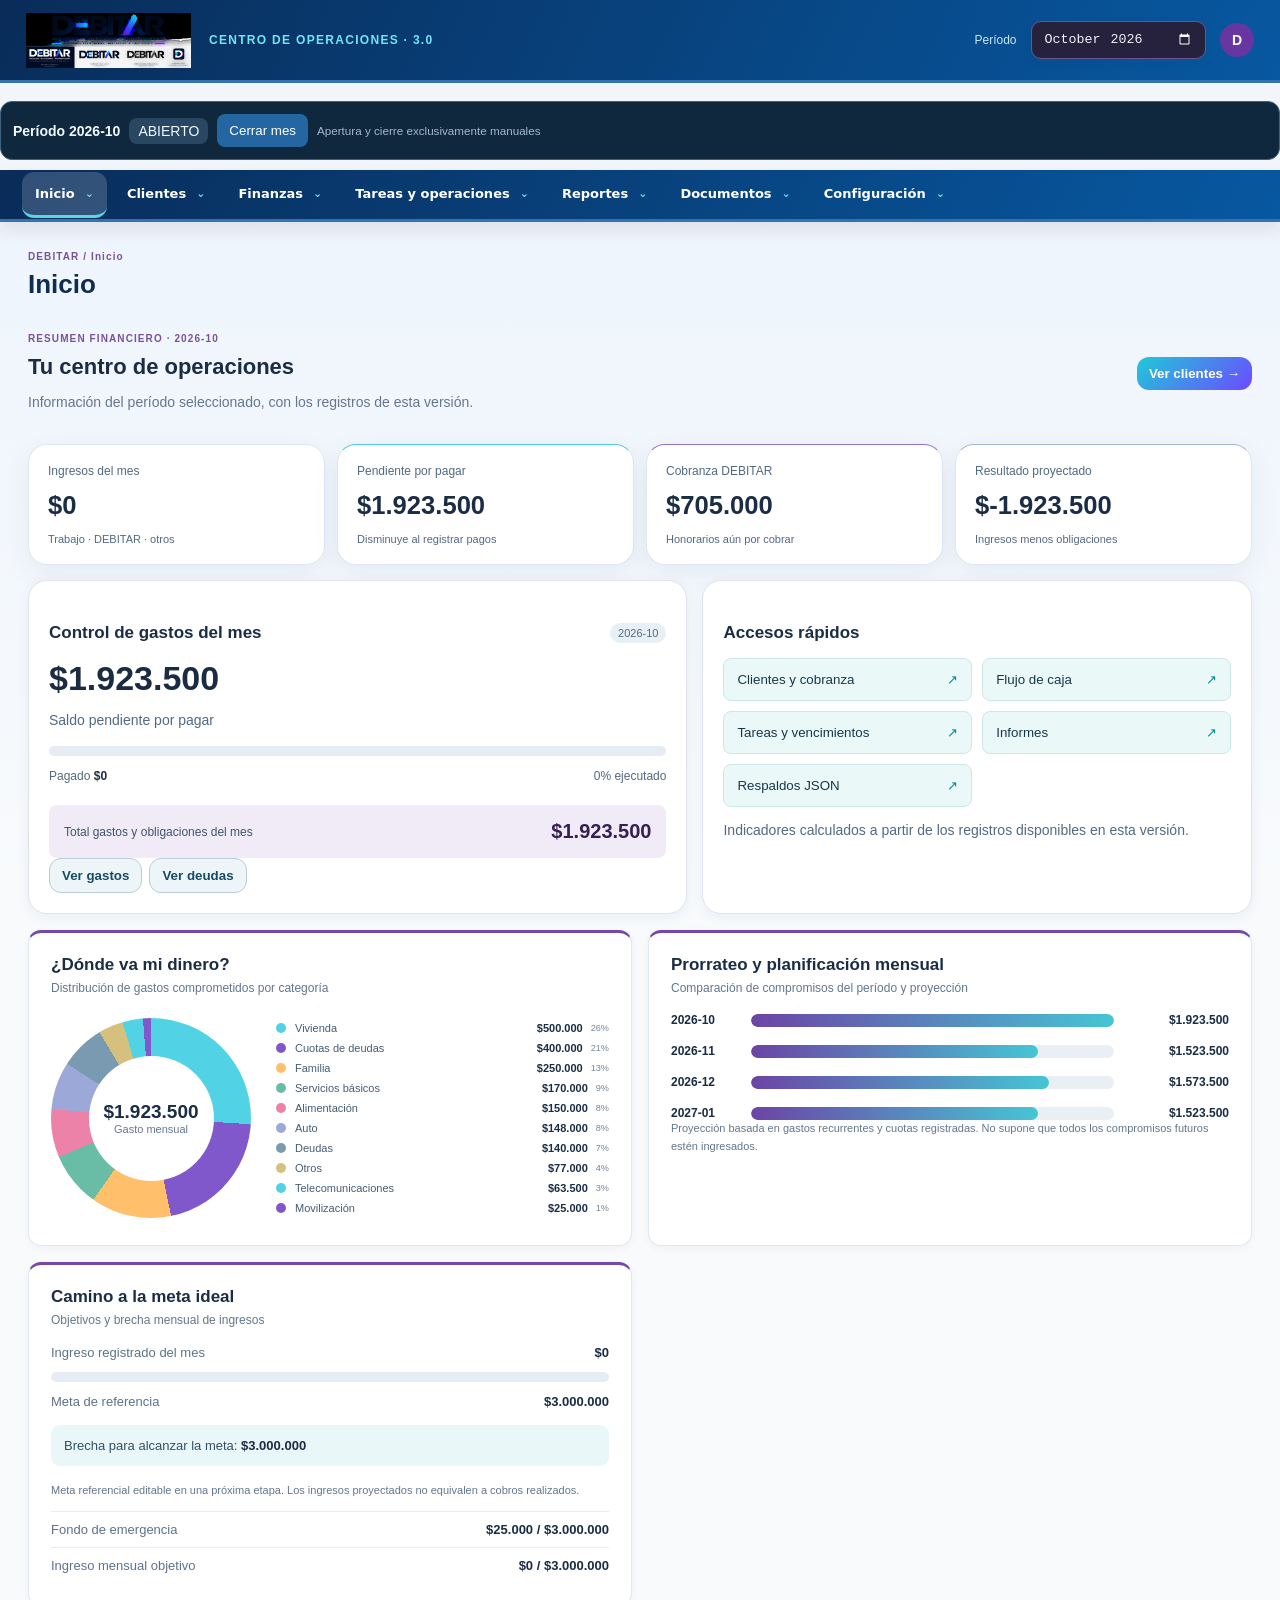
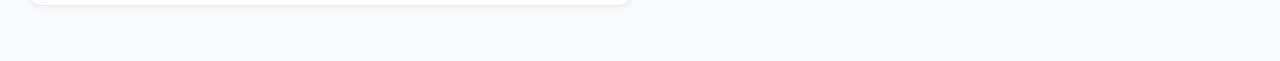
<file: v2/index.html>
<!doctype html><html lang="es"><head><meta charset="utf-8"><meta name="viewport" content="width=device-width,initial-scale=1"><meta name="theme-color" content="#092c59"><title>DEBITAR · Centro de Operaciones 3.0</title><link rel="manifest" href="manifest.webmanifest"><link rel="stylesheet" href="styles.css?v=2010"><link rel="stylesheet" href="v2-ui.css?v=2010"><link rel="stylesheet" href="operations-3.css?v=3004"></head><body><div id="app"></div><div id="toast"></div><script src="app.js?v=2010"></script><script src="v2-ui.js?v=3004"></script></body></html>
</file>
<file: v2/styles.css>
:root{--bg:#06101d;--panel:#0b1728;--panel2:#101f33;--line:#22364e;--txt:#edf7ff;--muted:#8ea4ba;--cyan:#42cfdf;--blue:#718bc8;--purple:#6c3199;--green:#43d18b;--amber:#ffcc66;--red:#ff718a}*{box-sizing:border-box}body{margin:0;background:radial-gradient(circle at 80% 0,#14234a 0,#06101d 38%);color:var(--txt);font:14px Inter,system-ui,Segoe UI,sans-serif}.shell{display:grid;grid-template-columns:240px 1fr;min-height:100vh}.side{padding:22px 16px;border-right:1px solid var(--line);background:#07111fe8;position:sticky;top:0;height:100vh}.logo{width:180px;max-height:70px;object-fit:contain}.nav{margin-top:24px;display:grid;gap:6px}.nav button{background:none;border:0;color:var(--muted);text-align:left;padding:11px 13px;border-radius:10px;cursor:pointer;font-weight:650}.nav button:hover,.nav button.on{background:linear-gradient(90deg,#163247,#251c4b);color:white}.main{padding:22px 28px 50px;min-width:0}.top{display:flex;align-items:center;justify-content:space-between;gap:12px;margin-bottom:18px}.month{background:var(--panel);color:white;border:1px solid var(--line);padding:9px 12px;border-radius:10px}.title h1{font-size:25px;margin:0}.title p{margin:5px 0 0;color:var(--muted)}.grid{display:grid;gap:14px}.kpis{grid-template-columns:repeat(4,minmax(0,1fr))}.card{background:linear-gradient(145deg,#0d1b2d,#0a1524);border:1px solid var(--line);border-radius:15px;padding:16px;box-shadow:0 12px 32px #0003}.kpi small{color:var(--muted)}.kpi b{display:block;font-size:24px;margin-top:8px}.kpi em{font-style:normal;font-size:12px;color:var(--muted)}.two{grid-template-columns:1.2fr .8fr}.three{grid-template-columns:repeat(3,1fr)}.section{display:flex;justify-content:space-between;align-items:center;gap:12px;margin:22px 0 10px}.section h2{margin:0;font-size:17px}.btn{border:0;border-radius:9px;padding:9px 12px;background:linear-gradient(90deg,var(--cyan),var(--purple));color:white;font-weight:750;cursor:pointer}.btn.ghost{background:#13243a;border:1px solid var(--line);color:#d9e8f5}.btn.warn{background:#49331b}.btn.red{background:#4a1d2b}.btn.sm{padding:6px 9px;font-size:12px}table{width:100%;border-collapse:collapse}th,td{padding:10px 8px;border-bottom:1px solid #1b2d43;text-align:left;vertical-align:middle}th{font-size:11px;text-transform:uppercase;color:#7892aa}td.num{text-align:right;font-variant-numeric:tabular-nums}.pill{display:inline-block;padding:4px 8px;border-radius:99px;background:#152940;color:#b9d3e8;font-size:11px}.pill.ok{background:#12352b;color:#7ee6b4}.pill.bad{background:#3c1c29;color:#ff9bad}.pill.wait{background:#3c3118;color:#ffdc82}.bar{height:8px;background:#15263b;border-radius:99px;overflow:hidden}.bar i{display:block;height:100%;background:linear-gradient(90deg,var(--cyan),var(--purple))}.actions{display:flex;gap:7px;flex-wrap:wrap}.form-grid{display:grid;grid-template-columns:repeat(2,1fr);gap:12px}.form-grid.three{grid-template-columns:repeat(3,1fr)}.field label{display:block;color:var(--muted);font-size:12px;margin-bottom:5px}.field input,.field select,.field textarea{width:100%;background:#081422;border:1px solid var(--line);color:white;border-radius:8px;padding:9px}.modal-bg{position:fixed;inset:0;background:#000b;display:grid;place-items:center;z-index:20;padding:20px}.modal{width:min(900px,96vw);max-height:92vh;overflow:auto;background:#0c192a;border:1px solid #2c4561;border-radius:16px;padding:20px}.modal-head{display:flex;justify-content:space-between;align-items:center;margin-bottom:15px}.modal h2{margin:0}.close{background:none;border:0;color:white;font-size:24px;cursor:pointer}.notice{padding:10px 12px;border:1px solid #28506a;background:#0c2637;border-radius:10px;color:#b8dbea;margin-top:12px}.split{display:flex;justify-content:space-between;gap:12px;align-items:center}.big{font-size:28px;font-weight:800}.muted{color:var(--muted)}.positive{color:var(--green)}.negative{color:var(--red)}.chartrow{display:grid;grid-template-columns:110px 1fr 80px;gap:8px;align-items:center;margin:9px 0}.empty{padding:24px;text-align:center;color:var(--muted)}#toast{position:fixed;right:18px;bottom:18px;background:#163047;border:1px solid #35627f;padding:10px 14px;border-radius:9px;opacity:0;transform:translateY(10px);transition:.2s;z-index:40}#toast.show{opacity:1;transform:none}@media(max-width:950px){.shell{grid-template-columns:1fr}.side{height:auto;position:static;border-right:0;border-bottom:1px solid var(--line)}.logo{width:150px}.nav{display:flex;overflow:auto}.nav button{white-space:nowrap}.main{padding:16px}.kpis,.two,.three{grid-template-columns:1fr 1fr}}@media(max-width:620px){.kpis,.two,.three,.form-grid,.form-grid.three{grid-template-columns:1fr}.top{align-items:flex-start;flex-direction:column}.main{padding:12px}.card{padding:12px}table{font-size:12px}.hide-mobile{display:none}.big{font-size:22px}}
.hero{display:flex;justify-content:space-between;gap:24px;align-items:center;padding:24px;border:1px solid #203a57;border-radius:18px;background:radial-gradient(circle at 85% 15%,rgba(108,49,153,.28),transparent 34%),linear-gradient(135deg,#0c1d31,#091522);margin-bottom:14px}.hero h2{font-size:28px;margin:6px 0}.hero p{color:#93a9bf;margin:0}.eyebrow{font-size:11px;letter-spacing:1.5px;color:#55d7e6}.hero-number{text-align:right;min-width:220px}.hero-number small,.hero-number span{display:block;color:#8fa5bb}.hero-number b{font-size:30px;display:block;margin:4px 0}.dash5{grid-template-columns:repeat(5,minmax(0,1fr))}.productivity{display:flex;align-items:center;justify-content:space-between;padding:13px 0;border-bottom:1px solid #1b2d43}.productivity:last-child{border:0}.productivity small{display:block;color:#8096ac;margin-top:4px}.productivity strong{font-size:17px}.line{padding:11px 0;border-bottom:1px solid #1b2d43}.line:last-child{border:0}.linkbtn{background:none;border:0;color:#59d4e2;cursor:pointer}.goalmini{margin:13px 0}.goalmini small{color:#8298ae;display:block;margin-top:5px}.block{display:block;margin-top:5px}.tablewrap{overflow:auto}.shift-live{margin-top:14px;padding:18px;border:1px solid #2f6681;border-radius:16px;background:linear-gradient(135deg,rgba(34,207,220,.08),rgba(108,49,153,.08))}.live-dot{display:inline-block;width:9px;height:9px;border-radius:50%;background:#55d7e6;box-shadow:0 0 12px #55d7e6}.shift-live small{color:#8ca3b8;margin-left:8px}.shift-stats{display:grid;grid-template-columns:repeat(4,1fr);gap:10px;margin:14px 0}.shift-stats span{padding:10px;background:#091522;border-radius:10px;color:#91a7bc}.shift-stats b{display:block;color:#eef7ff;font-size:17px;margin-top:3px}.startshift{text-align:center;margin-top:14px;padding:26px}.btn.danger{background:#7c3041}.wallet{min-height:130px}@media(max-width:1200px){.dash5{grid-template-columns:repeat(2,1fr)}.shift-stats{grid-template-columns:repeat(2,1fr)}}@media(max-width:700px){.hero{display:block}.hero-number{text-align:left;margin-top:18px}.dash5{grid-template-columns:1fr}.shift-stats{grid-template-columns:1fr}}
/* v0.5 mobile-first refinements */
@media(max-width:700px){body{font-size:16px}.side{padding:10px 8px;position:sticky;top:0;z-index:10}.side .logo{width:118px;max-height:42px}.nav{margin-top:8px;gap:4px}.nav button{padding:10px 12px;font-size:14px}.main{padding:10px 10px 90px}.title h1{font-size:24px}.title p{display:none}.month{width:100%;font-size:16px}.card{border-radius:14px;padding:14px}.kpi b{font-size:25px}.btn{min-height:46px;padding:11px 14px;font-size:15px}.btn.sm{min-height:38px;font-size:13px}.form-grid,.form-grid.three{gap:14px}.field input,.field select,.field textarea{font-size:16px;min-height:46px}.modal-bg{padding:8px;align-items:end}.modal{width:100%;max-height:94vh;border-radius:20px 20px 0 0;padding:16px}.shift-live{padding:14px}.shift-stats{grid-template-columns:1fr 1fr}.shift-stats span{font-size:13px}.shift-stats b{font-size:20px}.shift-live .actions{display:grid;grid-template-columns:1fr 1fr}.shift-live .actions .danger{grid-column:1/-1}.startshift{padding:22px 14px}.startshift .btn{width:100%;font-size:18px;min-height:58px}.tablewrap, .card:has(table){overflow-x:auto;-webkit-overflow-scrolling:touch}table{min-width:680px;font-size:13px}#toast{left:10px;right:10px;bottom:12px}.hero{padding:18px}.hero h2{font-size:23px}.hero-number b{font-size:27px}.dash5{grid-template-columns:1fr 1fr}.dash5 .kpi:last-child{grid-column:1/-1}}
@media(max-width:430px){.dash5{grid-template-columns:1fr}.dash5 .kpi:last-child{grid-column:auto}.shift-stats{grid-template-columns:1fr 1fr}.nav{scrollbar-width:none}.nav::-webkit-scrollbar{display:none}}
/* v0.6 visual layer */
:root{--bg:#f7f8fb;--panel:#fff;--text:#152033;--muted:#667085;--line:#e5e7eb;--cyan:#20c9d8;--purple:#6d4aff}
body{background:var(--bg);color:var(--text)}.side{background:#fff;border-right:1px solid var(--line)}.main{background:#fff}.card,.modal,.shift-live,.startshift{background:#fff!important;color:var(--text)!important;border:1px solid var(--line)!important;box-shadow:0 10px 30px rgba(20,32,51,.06)}
.top{background:#fff;border-bottom:1px solid var(--line)}.title h1,h1,h2,h3,.big,.kpi b{color:var(--text)}.muted,.title p,small{color:var(--muted)}table{color:var(--text)}th{color:#475467;background:#f8fafc}td{border-color:#eef0f4}.nav button{color:#475467}.nav button.on,.nav button:hover{background:linear-gradient(135deg,rgba(32,201,216,.13),rgba(109,74,255,.13));color:#4f46e5}.btn{background:linear-gradient(135deg,#20c9d8,#6d4aff)}.btn.ghost{background:#fff;color:#4f46e5;border:1px solid #d8d9e8}.pill{background:#f3f4f6;color:#475467}.row-paid{opacity:.62}.row-postponed{opacity:.72;background:#fff8e6}.line{padding:12px 0;border-bottom:1px solid var(--line)}
@media(max-width:760px){.side{position:fixed;bottom:0;left:0;right:0;top:auto;width:100%;height:72px;z-index:30;display:flex;overflow-x:auto}.side .logo{display:none}.nav{display:flex;gap:4px;padding:8px}.nav button{min-width:74px;font-size:11px}.main{margin-left:0;padding-bottom:84px}.grid.kpis,.grid.three,.grid.two{grid-template-columns:1fr}.top{position:sticky;top:0;z-index:20}.tablewrap{overflow:auto}.actions{flex-wrap:wrap}.btn{min-height:44px}}

/* v0.6.1 VISUAL SAFE — no altera almacenamiento ni lógica */
:root{--bg:#f4f7fb;--panel:#fff;--panel2:#f7f9fc;--line:#dce4ed;--txt:#172033;--muted:#6d7b8d;--cyan:#24bfd0;--blue:#7088c8;--purple:#5636a8;--green:#218b62;--amber:#b97918;--red:#c43d5b}
body{background:linear-gradient(135deg,#f8fbfd 0,#f3f6fb 55%,#f7f4fb 100%);color:var(--txt)}
.shell-v061{grid-template-columns:92px minmax(0,1fr) 92px}.side{background:rgba(255,255,255,.96);border-color:var(--line);box-shadow:0 0 30px rgba(40,55,80,.06);padding:18px 10px;z-index:8}.side-left{border-right:1px solid var(--line)}.side-right{border-left:1px solid var(--line);border-right:0;position:sticky;top:0;height:100vh}.logo{width:70px;max-height:52px;display:block;margin:auto}.right-brand{font-size:10px;font-weight:900;letter-spacing:1.4px;text-align:center;color:#7355a5;margin:14px 0 22px}.docknav{display:flex;flex-direction:column;gap:9px;align-items:center;margin-top:22px;overflow:visible}.dockbtn{width:56px!important;height:56px;display:flex!important;align-items:center;justify-content:center!important;position:relative;padding:0!important;border:1px solid transparent!important;border-radius:16px!important;background:#f4f7fb!important;color:#637186!important;transition:transform .16s ease,box-shadow .16s ease,background .16s ease!important;text-align:center!important}.dockbtn:hover{transform:scale(1.14);z-index:3;background:#fff!important;box-shadow:0 10px 28px rgba(65,69,110,.16);color:#503292!important}.dockbtn.on{background:linear-gradient(145deg,#e9fbfd,#f0eafa)!important;color:#503292!important;border-color:#d9d9ef!important;box-shadow:0 8px 22px rgba(75,60,135,.12)}.dockicon{font-size:21px;font-weight:850}.docklabel{position:absolute;white-space:nowrap;opacity:0;pointer-events:none;background:#172033;color:#fff;border-radius:8px;padding:6px 9px;font-size:11px;font-weight:750;transition:.14s}.side-left .docklabel{left:66px}.side-right .docklabel{right:66px}.dockbtn:hover .docklabel{opacity:1}
.main{padding:24px 30px 60px}.title h1{color:#172033}.title p{color:var(--muted)}.month{background:#fff;color:#172033;border:1px solid var(--line);box-shadow:0 4px 12px rgba(30,45,70,.05)}.card{background:#fff;border:1px solid var(--line);box-shadow:0 8px 28px rgba(31,45,70,.06);color:var(--txt)}.kpi{min-height:118px}.kpi small,.kpi em,.muted{color:var(--muted)}.kpi b{color:#172033}.pill{background:#eef3f8;color:#5c6b7d}.pill.ok{background:#e5f6ef;color:#207b59}.pill.bad{background:#fae9ee;color:#aa3450}.pill.wait{background:#fff2d9;color:#9a681b}.btn.ghost{background:#f4f7fb;border:1px solid var(--line);color:#344158}.btn.warn{background:#fff0da;color:#8a5b12}.btn.red,.btn.danger{background:#f8e6eb;color:#a8334d}.linkbtn{color:#5636a8}.bar{background:#edf1f5}.field input,.field select,.field textarea{background:#fff;color:#172033;border-color:var(--line)}.modal-bg{background:#18203399}.modal{background:#fff;border-color:var(--line);color:#172033}.close{color:#172033}.notice{background:#eef9fb;border-color:#c6e9ed;color:#315b65}th,td{border-color:#e8edf3}th{color:#758396}.chartrow{color:#354156}.productivity,.line{border-color:#e8edf3}.shift-live{background:linear-gradient(135deg,#eefbfd,#f6f0fb);border-color:#cfe7ea}.shift-stats span{background:#f4f7fb;color:#6c7a8b}.shift-stats b{color:#172033}.hero{background:radial-gradient(circle at 85% 15%,rgba(86,54,168,.10),transparent 34%),linear-gradient(135deg,#fff,#f6f9fc);border-color:var(--line)}.hero p{color:var(--muted)}
.dash-head{display:flex;justify-content:space-between;align-items:center;gap:20px;padding:22px 24px;margin-bottom:14px;border-radius:20px;background:linear-gradient(125deg,#142238,#23304e 55%,#4f347f);color:#fff;box-shadow:0 14px 35px rgba(35,43,77,.16)}.dash-head h2{font-size:27px;margin:5px 0}.dash-head p{margin:0;color:#cbd5e3}.dash-head .eyebrow{color:#76e0e9}.dash-result{text-align:right;min-width:210px}.dash-result small,.dash-result span{display:block;color:#cbd5e3}.dash-result b{display:block;font-size:28px;margin:4px 0}.dash-result.good b{color:#76e5b6}.dash-result.bad b{color:#ff9db1}.dash8{grid-template-columns:repeat(4,minmax(0,1fr));margin-bottom:14px}.dash-lower{grid-template-columns:minmax(0,1.45fr) minmax(300px,.55fr);margin-top:14px}.spend-wrap{display:grid;grid-template-columns:230px 1fr;gap:24px;align-items:center}.donut{width:210px;height:210px;border-radius:50%;display:grid;place-items:center;position:relative;margin:auto}.donut:after{content:"";position:absolute;width:132px;height:132px;background:#fff;border-radius:50%;box-shadow:inset 0 0 0 1px #eef2f6}.donut>div{position:relative;z-index:1;text-align:center}.donut b{display:block;font-size:20px}.donut small{color:var(--muted)}.catline{display:grid;grid-template-columns:10px 1fr auto 42px;gap:8px;align-items:center;padding:8px 0;border-bottom:1px solid #edf1f5}.catline i{width:9px;height:9px;border-radius:50%}.catline small{text-align:right;color:var(--muted)}.progress-big{height:12px;background:#edf1f5;border-radius:99px;overflow:hidden;margin:8px 0 18px}.progress-big i{display:block;height:100%;background:linear-gradient(90deg,var(--cyan),var(--purple))}.decision-row{display:flex;justify-content:space-between;gap:10px;padding:11px 0;border-bottom:1px solid #edf1f5}.wide{width:100%;margin-top:18px}.dash-bottom{margin-top:14px}#toast{background:#172b3d;border-color:#38566e;color:#fff}
@media(max-width:1100px){.dash8{grid-template-columns:repeat(2,1fr)}.dash-lower{grid-template-columns:1fr}.spend-wrap{grid-template-columns:200px 1fr}.donut{width:180px;height:180px}.donut:after{width:112px;height:112px}}
@media(max-width:760px){.shell-v061{display:block}.side-left{position:sticky;top:0;height:auto;border-right:0;border-bottom:1px solid var(--line);padding:8px 10px}.side-left .logo{width:105px;margin:0}.side-left .docknav{display:flex;flex-direction:row;overflow-x:auto;justify-content:flex-start;margin:6px 0 0;gap:6px}.side-left .dockbtn{min-width:46px!important;width:46px!important;height:42px}.side-left .docklabel{display:none}.side-right{position:fixed;left:0;right:0;bottom:0;top:auto;width:100%;height:68px;border:0;border-top:1px solid var(--line);padding:7px 8px;background:#fff;z-index:30}.side-right .right-brand{display:none}.side-right .docknav{margin:0;display:flex;flex-direction:row;justify-content:space-around;gap:4px}.side-right .dockbtn{width:43px!important;height:48px}.side-right .docklabel{display:none}.main{padding:12px 12px 88px}.dash-head{display:block;padding:18px}.dash-result{text-align:left;margin-top:16px}.dash8{grid-template-columns:1fr 1fr}.spend-wrap{grid-template-columns:1fr}.donut{width:170px;height:170px}.donut:after{width:106px;height:106px}.kpi{min-height:105px}}
@media(max-width:430px){.dash8{grid-template-columns:1fr}.catline{grid-template-columns:10px 1fr auto}.catline small{display:none}}
/* v0.7 FINAL */
.compact-right{padding-top:18px}.compact-right .docknav{margin-top:0}.task-badge{position:absolute;right:-5px;top:-6px;min-width:20px;height:20px;padding:0 5px;border-radius:20px;background:#d92d4f;color:#fff;font-size:11px;font-weight:900;display:grid;place-items:center;box-shadow:0 3px 10px #d92d4f55}.task-overdue{background:#fff5f7}.badtext{color:#b42346!important;font-weight:800}.instant-pay{display:flex;gap:8px;align-items:flex-start;margin:16px 0;padding:14px;border:1px solid #cfe5e8;background:#f1fbfc;border-radius:14px}.instant-pay input{margin-top:4px}.instant-pay small{display:block;margin-left:auto}.hidden{display:none!important}.project-grid{display:grid;grid-template-columns:repeat(2,minmax(0,1fr));gap:14px}.project-card{border:1px solid var(--line);background:#fff;border-radius:18px;padding:18px;text-align:left;color:var(--txt);box-shadow:0 8px 28px rgba(31,45,70,.06);cursor:pointer}.project-card:hover{transform:translateY(-2px);box-shadow:0 12px 34px rgba(31,45,70,.10)}.project-card h3{font-size:20px;margin:12px 0 6px}.project-card p{min-height:38px;color:var(--muted)}.project-metrics{display:grid;grid-template-columns:repeat(3,1fr);gap:8px;margin:14px 0}.project-metrics span{background:#f6f8fb;border-radius:11px;padding:9px;font-size:11px;color:var(--muted)}.project-metrics b{display:block;color:var(--txt);font-size:14px;margin-top:3px}.project-edit-grid{display:grid;grid-template-columns:1fr 1fr;gap:12px;margin:14px 0}.project-edit-grid textarea{width:100%}.grid.four{grid-template-columns:repeat(4,minmax(0,1fr))}
@media(max-width:1000px){.project-grid{grid-template-columns:1fr}.grid.four{grid-template-columns:repeat(2,1fr)}}
@media(max-width:760px){.compact-right{padding:7px 8px}.project-edit-grid,.project-metrics{grid-template-columns:1fr}.grid.four{grid-template-columns:1fr 1fr}.instant-pay{display:block}.instant-pay small{margin:5px 0 0 24px}}
/* v0.8 DAILY OPERATING SYSTEM */
.logo-v08{width:82px;max-height:66px}.task-total-badge{position:absolute;left:-5px;top:-6px;min-width:20px;height:20px;padding:0 5px;border-radius:20px;background:#218b62;color:#fff;font-size:11px;font-weight:900;display:grid;place-items:center;box-shadow:0 3px 10px #218b6255}.warntext{color:#a56610!important;font-weight:800}.daily-center{margin-bottom:14px;border-top:3px solid #5636a8}.daily-alert{padding:10px 12px;margin:7px 0;background:#fff7e8;border:1px solid #f0d7a5;border-radius:10px;color:#6d4a12}.daily-ok{padding:10px 12px;background:#edf9f4;border:1px solid #ccebdd;border-radius:10px;color:#1f6f51}.daily-stats{margin-top:12px}.objective-hero{display:flex;justify-content:space-between;gap:24px;align-items:center;padding:24px;border-radius:20px;background:linear-gradient(125deg,#142238,#23304e 55%,#4f347f);color:#fff}.objective-hero h2{font-size:27px;margin:5px 0;color:#fff}.objective-hero p,.objective-hero small,.objective-hero span{color:#cbd5e3}.objective-hero>div:last-child{text-align:right;min-width:230px}.objective-hero b{display:block;font-size:30px;margin:4px 0}.daygrid{display:flex;flex-wrap:wrap;gap:8px;margin:8px 0 18px}.daycheck{padding:8px 10px;border:1px solid var(--line);border-radius:10px;background:#f7f9fc}.actions select.month{min-height:38px}@media(max-width:760px){.objective-hero{display:block}.objective-hero>div:last-child{text-align:left;margin-top:18px}.logo-v08{width:115px!important}}
/* v0.9 COMMERCIAL PIPELINE */
.pipeline-board{display:grid;grid-template-columns:repeat(7,minmax(170px,1fr));gap:10px;overflow-x:auto;padding:4px 0 14px;margin-top:14px}.pipe-col{background:#f6f8fb;border:1px solid var(--line);border-radius:14px;padding:10px;min-height:180px}.pipe-head{display:flex;justify-content:space-between;align-items:center;margin-bottom:9px;font-size:12px}.pipe-head span{background:#e7edf5;border-radius:99px;padding:3px 7px;font-weight:800}.pipe-card{width:100%;display:block;text-align:left;background:#fff;border:1px solid #e2e8f0;border-radius:11px;padding:10px;margin:7px 0;color:var(--txt);cursor:pointer;box-shadow:0 3px 10px rgba(31,45,70,.04)}.pipe-card:hover{border-color:#b9add8;transform:translateY(-1px)}.pipe-card b,.pipe-card small,.pipe-card span,.pipe-card em,.pipe-card i{display:block}.pipe-card small{color:var(--muted);margin:2px 0 7px}.pipe-card span{font-size:12px}.pipe-card em{font-style:normal;font-weight:800;margin-top:7px}.pipe-card i{font-style:normal;font-size:10px;color:var(--muted);margin-top:7px}.pipe-card i.due{color:#b42346;font-weight:800}.pipe-empty{font-size:11px;color:#98a2b3;padding:12px 3px}.brief-row{display:flex;align-items:center;justify-content:space-between;gap:12px;padding:9px 11px;margin:6px 0;border-radius:10px;border:1px solid #e3e8ef;background:#f8fafc}.brief-row.bad{background:#fff4f6;border-color:#f2c7d1}.brief-row.wait{background:#fff8eb;border-color:#f0d7a5}.brief-row.info{background:#eff8fb;border-color:#cce8ee}@media(max-width:760px){.pipeline-board{grid-template-columns:repeat(7,180px)}.brief-row{align-items:flex-start}.brief-row .btn{white-space:nowrap}}
/* v0.10 COMERCIAL */
.client-cubes{display:grid;grid-template-columns:repeat(4,minmax(0,1fr));gap:10px}.client-cube{border:1px solid var(--line);background:#fff;border-radius:14px;padding:12px;box-shadow:0 4px 14px rgba(31,45,70,.04)}.client-cube>div:first-child{display:flex;align-items:flex-start;justify-content:space-between;gap:8px}.client-cube b{font-size:13px;line-height:1.2}.client-cube small{display:block;color:var(--muted);margin:8px 0}.client-cube .actions{margin:0}.commercial-workbench{display:grid;grid-template-columns:minmax(0,.8fr) minmax(0,1.2fr);gap:14px;margin-top:18px}.commercial-workbench>div{border:1px solid var(--line);border-radius:16px;padding:14px;background:#fff}.agenda-slots{display:grid;grid-template-columns:repeat(3,1fr);gap:7px;max-height:210px;overflow:auto}.agenda-slots span{display:flex;justify-content:space-between;gap:8px;padding:8px 9px;border:1px solid #e3e8ef;border-radius:9px;background:#f8fafc;font-size:11px}.agenda-slots b{font-size:10px;color:var(--muted)}.campaign-grid{display:grid;grid-template-columns:repeat(2,minmax(0,1fr));gap:8px}.campaign-card{display:block;width:100%;text-align:left;border:1px solid #e3e8ef;background:#f8fafc;border-radius:11px;padding:10px;color:var(--txt);cursor:pointer}.campaign-card>div:first-child{display:flex;justify-content:space-between;gap:8px;align-items:center}.campaign-card small,.campaign-card em{display:block;color:var(--muted);font-style:normal;font-size:10px;margin-top:5px}.campaign-metrics{display:grid;grid-template-columns:repeat(4,1fr);gap:4px;margin-top:8px}.campaign-metrics span{font-size:9px;color:var(--muted);background:#fff;padding:5px;border-radius:7px}.campaign-metrics b{display:block;font-size:11px;color:var(--txt);margin-top:2px}
@media(max-width:1100px){.client-cubes{grid-template-columns:repeat(3,1fr)}.commercial-workbench{grid-template-columns:1fr}.campaign-grid{grid-template-columns:repeat(2,1fr)}}
@media(max-width:760px){.client-cubes{grid-template-columns:repeat(2,1fr)}.agenda-slots{grid-template-columns:repeat(2,1fr)}.campaign-grid{grid-template-columns:1fr}.campaign-metrics{grid-template-columns:repeat(2,1fr)}}
@media(max-width:430px){.client-cubes{grid-template-columns:1fr}.agenda-slots{grid-template-columns:1fr}}
/* v0.10.1 agenda interactiva */
.agenda-slots .agenda-slot{width:100%;display:grid;grid-template-columns:1fr auto;gap:2px 8px;align-items:center;text-align:left;padding:9px 10px;border:1px solid #dfe6ef;border-radius:10px;background:#f8fafc;color:var(--txt);cursor:pointer;font:inherit}.agenda-slots .agenda-slot b{font-size:10px;color:var(--muted)}.agenda-slots .agenda-slot span{font-weight:800;font-size:13px}.agenda-slots .agenda-slot small{grid-column:1/-1;font-size:9px;color:var(--muted)}.agenda-slots .agenda-slot.free:hover{transform:translateY(-1px);border-color:#6b73ff;box-shadow:0 5px 14px rgba(67,83,180,.12)}.agenda-slots .agenda-slot.busy{opacity:.62;cursor:not-allowed;background:#f2f4f7}.agenda-slots .agenda-slot.busy small{color:#9b4052}
/* v1.0 CLIENT OPS */
.ops-tabs{display:grid;gap:14px}.addon-grid{display:grid;grid-template-columns:repeat(3,1fr);gap:8px;margin:12px 0}.addon-check{border:1px solid var(--line);border-radius:11px;padding:10px;background:#f8fafc}.addon-check small{display:block;margin-left:22px}.checklist{display:grid;gap:7px}.checklist label{display:flex;gap:9px;align-items:flex-start;padding:9px;border-bottom:1px solid #edf1f5}.checklist input{margin-top:3px}.field .actions input{flex:1;min-width:220px;background:#fff;color:#172033;border:1px solid var(--line);border-radius:8px;padding:9px}.emergency-card{border-top:3px solid #5636a8}.pill.bad{background:#fae9ee;color:#aa3450}@media(max-width:760px){.addon-grid{grid-template-columns:1fr}.ops-tabs{grid-template-columns:1fr}}
/* v1.0.1 TIME DIRECTOR */
.time-director{border-top:3px solid #20c9d8}.time-focus{display:flex;justify-content:space-between;align-items:center;gap:20px;padding:14px 16px;background:linear-gradient(135deg,#eefbfd,#f6f0fb);border:1px solid #dce7ee;border-radius:14px;margin-bottom:12px}.time-focus h3{margin:4px 0}.time-focus p{margin:0;color:var(--muted)}.time-focus>div:last-child{text-align:right;min-width:130px}.time-focus>div:last-child b{display:block;font-size:24px}.time-grid{display:grid;grid-template-columns:repeat(4,1fr);gap:9px}.time-box{padding:11px;border:1px solid var(--line);border-radius:11px;background:#fafbfd}.time-box small,.time-box span{display:block;color:var(--muted)}.time-box b{display:block;font-size:20px;margin:4px 0}.time-box .bar{margin-top:8px}.time-week{margin-top:12px;padding-top:12px;border-top:1px solid var(--line)}@media(max-width:900px){.time-grid{grid-template-columns:repeat(2,1fr)}}@media(max-width:600px){.time-focus,.time-week{display:block}.time-focus>div:last-child{text-align:left;margin-top:10px}.time-grid{grid-template-columns:1fr}}


/* v1.0.4 · DEBITAR dark technology system */
:root{--bg:#080f1e!important;--panel:#121f34!important;--panel2:#1b2c43!important;--line:#30415a!important;--txt:#eff6ff!important;--muted:#a5b6cd!important;--cyan:#5ad9eb!important;--blue:#709fe4!important;--purple:#aa82ec!important;--green:#57d8aa!important;--amber:#f4c16c!important;--red:#ff7f94!important}
html{color-scheme:dark}body{background:radial-gradient(ellipse at 85% -10%,#1b2949 0,#0a1426 42%,#080f1e 100%) fixed!important;color:var(--txt)!important}
.shell-v104{display:grid!important;grid-template-columns:248px minmax(0,1fr)!important;min-height:100vh}
.shell-v104 .side-left{height:100vh;overflow:auto;position:sticky;top:0;padding:20px 14px;background:#0b1729!important;border-right:1px solid #2b3a52!important}
.shell-v104 .main{min-width:0;max-width:1700px;width:100%;padding:22px 26px 48px;background:transparent!important;color:var(--txt)!important}
.shell-v104 .top{background:#101e32!important;border:1px solid #293d56!important;border-radius:16px!important;padding:16px 20px!important;margin-bottom:18px!important;color:var(--txt)!important}
.shell-v104 .top h1{color:#f0f7ff!important}.shell-v104 .top p{color:#a7bdd4!important}
.brand-wrap{display:flex;align-items:center;justify-content:center;padding:10px 4px 18px;border-bottom:1px solid #30415a;margin-bottom:14px;min-height:120px}.shell-v104 .logo{width:215px!important;max-width:100%!important;max-height:125px!important;object-fit:contain!important;filter:drop-shadow(0 3px 16px rgba(85,204,237,.15))}
.side-heading{font-size:10px;letter-spacing:2px;color:#82a7cc;font-weight:800;text-align:center;margin-bottom:16px}.grouped-nav{display:grid;gap:8px}.nav-group{border:1px solid #263b54;border-radius:12px;overflow:hidden;background:#101f33}.group-trigger{width:100%;display:flex;justify-content:space-between;align-items:center;padding:13px 14px!important;background:transparent!important;color:#e8f4ff!important;border:0!important;font-size:13px!important;font-weight:800!important;text-align:left;cursor:pointer}.group-trigger.expanded{background:#20324c!important;color:#6ce0f2!important}.group-pages{display:none;padding:4px 8px 9px}.group-pages.open{display:grid;gap:3px}.group-pages .dockbtn{width:100%;display:flex;align-items:center;gap:12px;background:transparent!important;border:0!important;color:#adc1d9!important;padding:10px!important;border-radius:8px;text-align:left;cursor:pointer}.group-pages .dockbtn.on,.group-pages .dockbtn:hover{background:#233b56!important;color:#6fe0f1!important}.sidebar-footer{color:#7894b0;font-size:11px;margin:20px 10px}
.shell-v104 .card,.shell-v104 .kpi,.shell-v104 .daily-center,.shell-v104 .objective-hero,.shell-v104 .time-focus,.shell-v104 .time-box,.shell-v104 .campaign-card,.shell-v104 .client-cube,.shell-v104 .pipe-col,.shell-v104 .commercial-workbench,.shell-v104 .notice,.shell-v104 .brief-row,.shell-v104 .ops-tabs,.shell-v104 .addon-check,.shell-v104 .agenda-slot{background:#132238!important;color:#eaf4ff!important;border-color:#2e415c!important;box-shadow:0 6px 22px rgba(0,0,0,.10)!important}
.shell-v104 .card h2,.shell-v104 .card h3,.shell-v104 .card b,.shell-v104 .big,.shell-v104 .kpi b,.shell-v104 .time-box b,.shell-v104 .pipe-col b{color:#f1f7ff!important}
.shell-v104 small,.shell-v104 .muted,.shell-v104 .card p,.shell-v104 .card em{color:#a6b9d1!important}
.shell-v104 input,.shell-v104 select,.shell-v104 textarea,.shell-v104 .month{background:#0c1a2d!important;color:#edf5ff!important;border:1px solid #40536e!important;border-radius:9px!important}
.shell-v104 table{background:transparent!important;color:#dceafb!important}.shell-v104 th{background:#1c304a!important;color:#a7dce9!important}.shell-v104 td{background:transparent!important;color:#dceafb!important;border-color:#2b3e56!important}.shell-v104 tr:hover td{background:#1c314a!important}
.shell-v104 .btn.ghost{background:#1c314c!important;color:#a7eafa!important;border-color:#3b5473!important}.shell-v104 .btn:not(.ghost){background:linear-gradient(135deg,#2476ad,#6044a6)!important;color:white!important}
.shell-v104 .pill{background:#253955!important;color:#a7dbe9!important}.shell-v104 .pill.bad,.shell-v104 .brief-row.bad{background:#3b2032!important;color:#ff91a4!important}.shell-v104 .pill.wait,.shell-v104 .brief-row.wait{background:#3d3325!important;color:#f6cd79!important}.shell-v104 .pill.ok{background:#183c38!important;color:#7ae6bd!important}
.shell-v104 .bar{background:#293e57!important}.shell-v104 .bar i{background:linear-gradient(90deg,#4ecfe5,#9b7bf3)!important}
.modal-bg .modal{background:#14243a!important;color:#eef6ff!important;border:1px solid #405472!important}.modal-bg input,.modal-bg select,.modal-bg textarea{background:#0b192c!important;color:#fff!important;border:1px solid #425875!important}
.cash-banner{display:grid;grid-template-columns:1fr 1fr;gap:12px;margin:12px 0 16px}.cash-banner>div{background:linear-gradient(135deg,#132b43,#1c2445);border:1px solid #31516b;border-radius:15px;padding:18px}.cash-banner small,.cash-banner span{display:block;color:#b3c8db;font-size:11px}.cash-banner strong{display:block;font-size:26px;color:#f3fbff;margin:8px 0}.journal{margin-bottom:15px}.journal-row{display:flex;justify-content:space-between;gap:12px;align-items:center;border-left:4px solid #5ad9eb;padding:12px;margin:8px 0;background:#172d42;border-radius:7px}.journal-row.red{border-color:#f17891;background:#302337}.journal-row.amber{border-color:#f3bf63;background:#352e29}.journal-row b,.journal-row small{display:block}.journal-row small{color:#a9bbd0;font-size:11px;margin-top:4px}.continuity{padding:12px;background:#1b2d45;border-radius:10px;margin-top:14px}.continuity b,.continuity span{display:block}.continuity span{color:#afc5d9;margin-top:6px}.budget-panel{margin-top:16px}.budget-track{display:flex;height:12px;overflow:hidden;border-radius:12px;margin:14px 0}.budget-track i{display:block}.budget-cell{background:#1a2c43;border:1px solid #2f4861;border-radius:12px;padding:12px}.budget-cell small,.budget-cell b,.budget-cell span{display:block}.budget-cell b{font-size:19px;margin:7px 0}.budget-cell span{font-size:11px;color:#a9bed4}
@media(max-width:850px){.shell-v104{grid-template-columns:1fr!important}.shell-v104 .side-left{position:relative;height:auto;overflow:visible;padding:12px!important}.brand-wrap{min-height:70px;padding:0 0 8px;margin-bottom:8px}.shell-v104 .logo{max-height:84px!important;width:190px!important}.grouped-nav{grid-template-columns:repeat(5,minmax(0,1fr));gap:4px}.group-trigger{font-size:10px!important;padding:9px 4px!important;justify-content:center!important;text-align:center!important}.group-trigger span:last-child{display:none}.group-pages.open{position:absolute;z-index:20;left:10px;right:10px;top:100%;background:#14263e;padding:10px;border:1px solid #3a536e;border-radius:12px;box-shadow:0 14px 30px #0008}.shell-v104 .main{padding:12px!important}.cash-banner{grid-template-columns:1fr}.budget-cell b{font-size:16px}}
@media(max-width:470px){.group-trigger{font-size:9px!important}.journal-row{flex-wrap:wrap}.cash-banner strong{font-size:22px}}

/* v1.0.5: corrección integral de contraste del área comercial */
.shell-v104 .commercial-workbench > div,
.shell-v104 .commercial-workbench > section,
.shell-v104 .commercial-workbench .campaign-grid {background:#112238!important;color:#eaf4ff!important;border-color:#314a66!important}
.shell-v104 .commercial-workbench h2,.shell-v104 .commercial-workbench h3,
.shell-v104 .commercial-workbench b {color:#f0f7ff!important}
.shell-v104 .commercial-workbench small,.shell-v104 .commercial-workbench .muted {color:#b4c8de!important}
.shell-v104 .campaign-metrics span {background:#203650!important;color:#b5cce4!important;border:1px solid #36516d!important}
.shell-v104 .campaign-metrics b {color:#f2f9ff!important;font-size:13px!important}
.shell-v104 .agenda-slots .agenda-slot,
.shell-v104 .agenda-slots .agenda-slot span {background:#1b304a!important;color:#f2f9ff!important;border-color:#36516d!important}
.shell-v104 .agenda-slots .agenda-slot span {display:block!important;padding:7px 10px!important;font-size:13px!important;font-weight:800!important;min-width:70px;text-align:center}
.shell-v104 .agenda-slots .agenda-slot b,.shell-v104 .agenda-slots .agenda-slot small {color:#b8d4ef!important}
.shell-v104 .agenda-slots .agenda-slot.free:hover {background:#284665!important;border-color:#51cbe2!important}
.shell-v104 .campaign-card {background:#162942!important;border-color:#36516d!important}
.shell-v104 .campaign-card small,.shell-v104 .campaign-card em {color:#b4c8de!important}
.shell-v104 .journal .journal-row b {color:#f2f8ff!important}
.shell-v104 .group-pages .dockbtn {font-size:13px!important}
.shell-v104 .group-pages .dockbtn.on {box-shadow:inset 3px 0 #4fd4e8}
/* v1.0.8 · seguimiento de clientes */
.followup-panel{margin-bottom:16px;background:#111e36;color:#eaf3ff;border:1px solid #34517a}.followup-panel h2,.followup-panel b{color:#f4f8ff}.followup-panel .muted,.followup-panel small{color:#b9c9df}.followup-stats{display:flex;flex-wrap:wrap;gap:12px;margin:12px 0}.followup-stats span{padding:9px 12px;background:#1c2d49;border-radius:10px}.followup-row{display:flex;align-items:center;justify-content:space-between;gap:12px;padding:12px 0;border-top:1px solid #34445d}.followup-main{min-width:0}.followup-main small,.followup-history small{display:block;margin-top:4px}.followup-actions{display:flex;flex-wrap:wrap;gap:6px}.followup-history{margin:12px 0}.followup-history summary{cursor:pointer;color:#d8e8ff;padding:10px 0}@media(max-width:650px){.followup-row{align-items:flex-start;flex-direction:column}.followup-actions{width:100%}.followup-actions .btn{flex:1}}
/* 1.0.9 responsive agenda, portfolio and audit */
.agenda-days{display:grid;grid-template-columns:repeat(auto-fit,minmax(min(100%,260px),1fr));gap:12px;margin:12px 0 22px}.agenda-day,.portfolio-row{background:#121d34;border:1px solid #31415d;border-radius:12px;padding:14px;color:#f2f6ff}.agenda-day-slots{display:flex;flex-wrap:wrap;gap:8px;margin-top:12px}.agenda-mini{padding:9px 12px;border:1px solid #4773ad;background:#182b49;color:#ecf7ff;border-radius:9px;cursor:pointer;font:inherit}.agenda-mini.busy{opacity:.6;cursor:default;border-color:#48546b}.portfolio-list{display:grid;gap:9px}.portfolio-row{display:flex;align-items:center;flex-wrap:wrap;gap:12px}.portfolio-row>div{flex:1;min-width:180px}.portfolio-row small{display:block;color:#aebbd0;margin-top:5px}.portfolio-row.inactive{border-color:#a84b59;background:#341c2b}.portfolio-row.inactive strong{color:#ff9eac}.audit-buttons{display:flex;flex-wrap:wrap;gap:8px}.audit-scroll{max-height:50vh;overflow:auto}.audit-scroll table{width:100%}.followup-panel,.followup-row{color:#edf5ff}@media(max-width:600px){.portfolio-row .btn{flex:1}.agenda-days{grid-template-columns:1fr}.audit-buttons .btn{flex:1}}

/* DEBITAR task contrast v1.1.2 */
body .card,body .task-card,body .task-item,body .task-row,body .modal,body .modal-content{color:#edf7ff}
body .card input,body .card textarea,body .card select,body .modal input,body .modal textarea,body .modal select{background:#142c46;color:#f3f9ff;border-color:#47617d}
body .card input::placeholder,body .modal input::placeholder,body .card textarea::placeholder{color:#b7c8d9}
body .task-card,body .task-item,body .task-row{background:#14263f;border-color:#38516e}
body .task-card *,body .task-item *,body .task-row *{color:inherit}
body .task-card .btn,body .task-item .btn,body .task-row .btn{color:#f3f9ff}
body .card small,body .card label,body .card p,body .task-card small,body .task-item small{color:#d2e1f1}


/* DEBITAR final contrast: projects and work agenda */
.project-card,.project-card:hover{background:#14263f!important;border:1px solid #3a5677!important;color:#f1f7ff!important;box-shadow:none!important}
.project-card h3,.project-card b,.project-card strong,.project-card .num{color:#f5f9ff!important}
.project-card p,.project-card small,.project-card label,.project-card span{color:#c5d7e9!important}
.project-card .project-metrics span,.project-card .project-metrics>*,.project-card .project-metrics>div{background:#203956!important;color:#dceaff!important}
.project-card .project-metrics b,.project-card .project-metrics strong{color:#fff!important}
.task-overdue{background:#2c2035!important;color:#f5e9f1!important}
.task-overdue td,.task-overdue span,.task-overdue small,.task-overdue b{color:#f3eaf5!important}
#view table tbody tr{background:#152b44!important;color:#edf6ff!important}
#view table tbody tr:nth-child(even){background:#1a3450!important}
#view table tbody td,#view table tbody td span,#view table tbody td small,#view table tbody td b{color:#e7f2ff!important}
#view table tbody td .badtext{color:#ff9fb3!important}
#view table thead th{color:#c8eff7!important}
#view .project-card .pill,#view table tbody .pill,#view table tbody .badge{color:#fff!important}

/* DEBITAR modal audit contrast v1.1.4 */
.modal,.modal-bg .modal{background:#13263e!important;color:#edf7ff!important}
.modal h1,.modal h2,.modal h3,.modal h4,.modal strong,.modal b{color:#f2f8ff!important}
.modal p,.modal label,.modal small,.modal span,.modal div{color:inherit}
.modal .muted,.modal small{color:#bbccdf!important}
.modal table,.modal table tbody,.modal table tbody tr,.modal table tbody td{background:#192f49!important;color:#eaf4ff!important}
.modal table tbody tr:nth-child(even){background:#203a55!important}
.modal table tbody td,.modal table tbody td span,.modal table tbody td b,.modal table tbody td small{color:#eaf4ff!important}
.modal table thead,.modal table thead tr,.modal table thead th{background:#28425e!important;color:#eaf4ff!important}
.modal .audit-scroll{background:#192f49!important;border-radius:10px;overflow:auto}
.modal .close{color:#fff!important}
.modal .btn{color:#fff}
.modal .btn.ghost{color:#eaf4ff!important}


/* DEBITAR client monthly modal contrast v1.1.5 */
.modal .ops-tabs>.card,.modal .ops-tabs .card{background:#182e49!important;border:1px solid #45617f!important;color:#edf7ff!important;box-shadow:none!important}
.modal .ops-tabs .card h3,.modal .ops-tabs .card h4{color:#fff!important}
.modal .ops-tabs .card .field label,.modal .ops-tabs .card label,.modal .ops-tabs .card .checklist span,.modal .ops-tabs .card p,.modal .ops-tabs .card small,.modal .ops-tabs .card b{color:#dceafd!important}
.modal .ops-tabs .card input,.modal .ops-tabs .card select,.modal .ops-tabs .card textarea{background:#0b1c31!important;color:#fff!important;border:1px solid #5c7695!important}
.modal .ops-tabs .card input[type=checkbox]{accent-color:#42cfdf!important}
.modal .ops-tabs .card input:disabled{color:#dceafd!important;opacity:1!important}
.modal .ops-tabs .card .addon-grid label,.modal .ops-tabs .card .checklist label{background:#203b58!important;color:#eaf5ff!important;border-color:#5b7390!important}
.modal .ops-tabs .card .btn,.modal .ops-tabs .card button{color:#f6fbff!important;background:#275a83!important;border-color:#5980a4!important}
.modal .ops-tabs .card .btn:hover,.modal .ops-tabs .card button:hover{background:#3478a8!important}
.modal .ops-tabs .card .empty{color:#d2e1f1!important}
</file>
<file: v2/v2-ui.css>
/* DEBITAR 2.0 independent responsive UI */
:root{--bg:#091323;--panel:#142238;--panel2:#1a2b43;--line:#283b55;--txt:#f1f7ff;--muted:#9cafc8;--cyan:#54d6e8;--purple:#7140a8}
body{background:#091323;color:var(--txt);font-family:Inter,system-ui,Segoe UI,sans-serif}
.v2-layout{display:grid;grid-template-columns:236px minmax(0,1fr);min-height:100vh}
.v2-sidebar{position:sticky;top:0;height:100vh;background:#101c30;border-right:1px solid #293750;padding:22px 13px;display:flex;flex-direction:column;gap:15px;z-index:10}
.v2-brand{display:flex;flex-direction:column;align-items:flex-start;gap:5px;padding:0 12px 17px;border-bottom:1px solid #263950}
.v2-brand img{width:160px;height:65px;object-fit:contain;object-position:left}
.v2-brand small{font-size:9px;letter-spacing:1.1px;color:#69d5e7;font-weight:800}
.v2-navlabel,.v2-eyebrow{font-size:10px;letter-spacing:1.1px;color:#8ca8c6;font-weight:700}
.v2-navlabel{padding:4px 13px}
.v2-navigation{display:grid;gap:4px;overflow:auto}
.v2-navitem{border:0;border-radius:9px;background:transparent;color:#c5d2e4;text-align:left;display:flex;align-items:center;gap:13px;padding:11px 12px;font:600 13px Inter,system-ui;cursor:pointer}
.v2-navitem:hover{background:#22344c;color:white}.v2-navitem.active{background:linear-gradient(95deg,#553083,#2c426f);color:#fff;box-shadow:inset 3px 0 #60d9e8}
.v2-icon{font-size:20px;color:#69d5e7;width:24px;text-align:center}
.v2-sidefoot{margin-top:auto;color:#8fa5bc;font-size:10px;padding:12px}
.v2-main{min-width:0}.v2-top{height:77px;background:#101c30;border-bottom:1px solid #293750;display:flex;align-items:center;gap:14px;padding:12px 28px}
.v2-topname{display:grid;gap:3px}.v2-topname b{font-size:15px}.v2-topname small{font-size:11px;color:#95a9bf}
.v2-topright{margin-left:auto;display:flex;align-items:center;gap:12px}.v2-topright label{color:#9bb0c7;font-size:12px}
.v2-avatar{border-radius:50%;background:#6736a0;padding:9px 12px;font-weight:700}
.v2-menu{display:none;background:#263750;border:0;border-radius:8px;color:white;padding:10px;cursor:pointer}
.v2-content{padding:27px;max-width:1500px;margin:0 auto}.v2-subhead{display:flex;justify-content:space-between;align-items:end;gap:12px;margin-bottom:20px}.v2-subhead h1{margin:6px 0 0;font-size:25px}.v2-submenu{display:flex;gap:8px;flex-wrap:wrap}.v2-submenu button{border:1px solid #31445d;background:#17283f;color:#d5e5f3;border-radius:7px;padding:8px 11px;cursor:pointer}
.v2-welcome{display:flex;justify-content:space-between;align-items:center;gap:15px;margin-bottom:20px}.v2-welcome h2{font-size:22px;margin:7px 0}.v2-welcome p{color:#a7b9ce}
.v2-kpis{display:grid;grid-template-columns:repeat(4,minmax(0,1fr));gap:12px;margin-bottom:15px}
.v2-stat{border:1px solid #283d56;background:#15243b;padding:19px;border-radius:12px;display:flex;flex-direction:column;gap:13px;min-width:0}
.v2-stat small{color:#afc1d5;font-size:12px}.v2-stat strong{font-size:clamp(19px,2vw,27px);overflow-wrap:anywhere}.v2-stat span{color:#5bd8e8;font-size:11px}
.v2-panels{display:grid;grid-template-columns:1.2fr 1fr;gap:15px}.v2-panel{padding:20px!important}.v2-amount{font-size:34px;font-weight:800;color:#f3f8ff;margin:16px 0 4px}
.v2-meter{height:10px;border-radius:15px;background:#2c3c53;overflow:hidden;margin-top:18px}.v2-meter div{height:100%;background:linear-gradient(90deg,#7041ad,#55d4e5)}
.v2-split,.v2-total{display:flex;justify-content:space-between;gap:10px;margin-top:13px;color:#b6c8dc;font-size:12px}
.v2-total{margin-top:22px;padding:15px;background:#22344d;border-radius:8px;align-items:center}.v2-total strong{color:#fff;font-size:20px}
.v2-quick{display:grid;grid-template-columns:repeat(2,minmax(0,1fr));gap:10px;margin:15px 0}.v2-quickbutton{border:1px solid #344960;border-radius:8px;padding:13px;text-align:left;background:#1b2c44;color:#f0f8ff;cursor:pointer}.v2-quickbutton span{float:right;color:#5bd8e8}
.v2-layout .main{min-width:0}.v2-layout .card{background:#15243b;border-color:#2a405a}.v2-layout table{width:100%}
@media(max-width:1050px){.v2-kpis{grid-template-columns:repeat(2,minmax(0,1fr))}.v2-panels{grid-template-columns:1fr}}
@media(max-width:700px){.v2-layout{display:block}.v2-sidebar{display:none;position:fixed;width:250px;box-shadow:0 0 0 100vw #0009}.v2-sidebar.v2-open{display:flex}.v2-menu{display:block}.v2-top{padding:10px 14px;height:67px}.v2-topright label{display:none}.v2-topright{gap:5px}.v2-topright .month{width:132px;font-size:12px}.v2-avatar{display:none}.v2-content{padding:14px}.v2-subhead{align-items:start;flex-direction:column}.v2-subhead h1{font-size:22px}.v2-kpis{gap:8px}.v2-stat{padding:12px;gap:8px}.v2-stat strong{font-size:19px}.v2-panels{grid-template-columns:1fr}.v2-welcome{align-items:flex-start;flex-direction:column}.v2-quick{grid-template-columns:1fr 1fr}.v2-layout .tablewrap{overflow-x:auto}.v2-layout .card{max-width:100%}}


/* 2.0.1 — Horizontal professional navigation, high-contrast dashboard */
.v2-hlayout{min-height:100vh;background:#f3f6fb;color:#18263a}
.v2-hheader{display:flex;align-items:center;justify-content:space-between;padding:9px 26px;background:#0c5260;color:#fff;min-height:75px;gap:16px}
.v2-hbrand{display:flex;align-items:center;gap:18px;min-width:0}
.v2-hbrand img{width:145px;height:55px;object-fit:contain}
.v2-hbrand span{font-size:12px;font-weight:800;letter-spacing:1.1px;color:#c4f7ff}
.v2-hmeta{display:flex;align-items:center;gap:14px}.v2-hmeta label{font-size:12px;color:#c8e9ef}.v2-hmeta .month{color:#fff;background:#146675;border:1px solid #418692}
.v2-hnav{background:#086372;color:#fff;padding:0 22px;box-shadow:0 5px 18px #0e344126;position:relative;z-index:12}
.v2-hnavitems{display:flex;align-items:center;gap:3px;flex-wrap:wrap}
.v2-dropdown{position:relative}
.v2-menuitem{padding:14px 13px;border:0;border-bottom:3px solid transparent;background:transparent;color:#e8f9ff;cursor:pointer;font:600 13px Inter,system-ui;display:flex;gap:10px;align-items:center}
.v2-menuitem span{font-size:11px;color:#9ee5ed}.v2-menuitem:hover,.v2-menuitem.active{background:#ffffff14;border-bottom-color:#5be0e9}
.v2-dropcontent{display:none;position:absolute;left:0;top:100%;width:330px;background:#fff;border:1px solid #e3e9ef;border-radius:0 0 13px 13px;color:#19283d;box-shadow:0 18px 42px #0e23334d;padding:17px;z-index:30}
.v2-dropdown:hover .v2-dropcontent,.v2-dropdown:focus-within .v2-dropcontent{display:block}
.v2-droptitle{font-size:15px;font-weight:800;border-bottom:1px solid #e3eaf0;padding:3px 3px 12px;margin-bottom:9px}
.v2-droplist{display:grid;grid-template-columns:1fr;gap:3px}
.v2-droplist button{background:transparent;border:0;border-radius:8px;color:#243348;padding:11px 7px;text-align:left;cursor:pointer;display:flex;gap:10px;font-size:13px;align-items:center}
.v2-droplist button:hover{background:#e8f8f8}.v2-dropicon{display:grid;place-items:center;background:#c8f6f2;color:#007d87;border-radius:6px;width:28px;height:28px;flex-shrink:0}
.v2-mobile-menu{display:none}
.v2-hmain{max-width:1560px;margin:0 auto;padding:25px 28px 55px}
.v2-hheading{display:flex;justify-content:space-between;margin-bottom:17px}.v2-hheading h1{color:#18283d;font-size:26px;margin:6px 0}
.v2-hlayout .v2-eyebrow{color:#637b90}
.v2-hlayout .v2-welcome h2{color:#1b2a40}.v2-hlayout .v2-welcome p{color:#65778d}
.v2-hlayout .v2-kpis{grid-template-columns:repeat(4,minmax(0,1fr))}
.v2-hlayout .v2-stat{background:#fff;border:1px solid #e2e9f1;box-shadow:0 2px 8px #18334b0c}
.v2-hlayout .v2-stat small{color:#62758c}.v2-hlayout .v2-stat strong{color:#182a43}.v2-hlayout .v2-stat span{color:#007d8d}
.v2-hlayout .card,.v2-hlayout .v2-panel{background:#fff!important;color:#1d2b3f!important;border:1px solid #e0e8f0!important}
.v2-hlayout .card h1,.v2-hlayout .card h2,.v2-hlayout .card h3,.v2-hlayout .card b,.v2-hlayout .v2-amount{color:#1b2b42!important}
.v2-hlayout .card .muted,.v2-hlayout .v2-panel p{color:#667b90!important}
.v2-hlayout .v2-meter{background:#e4ebf3}.v2-hlayout .v2-split{color:#657990}
.v2-hlayout .v2-total{background:#eaf3f6;color:#274053}.v2-hlayout .v2-total strong{color:#183449}
.v2-hlayout .v2-quickbutton{background:#eaf9f8;color:#173349;border-color:#d0edeb}
.v2-hlayout .v2-quickbutton span{color:#008f9b}
.v2-hlayout .v2-stat strong,.v2-hlayout .v2-amount{font-variant-numeric:tabular-nums}
.v2-analytics{display:grid;grid-template-columns:1fr 1fr;gap:16px;margin-top:16px}
.v2-analytics-card{background:#fff;border:1px solid #e0e8f0;border-radius:13px;padding:22px;box-shadow:0 2px 8px #18334b0b}
.v2-analytics-card h3{color:#172940;font-size:17px;margin:0 0 6px}.v2-analytics-card>p{color:#73859a;font-size:12px;margin:0 0 18px}
.v2-chartlayout{display:flex;align-items:center;gap:25px;min-height:210px}
.v2-donut{width:200px;height:200px;border-radius:50%;display:grid;place-items:center;flex-shrink:0}
.v2-donut>div{width:125px;height:125px;border-radius:50%;background:#fff;display:flex;flex-direction:column;justify-content:center;align-items:center;text-align:center}
.v2-donut b{font-size:19px;color:#203249}.v2-donut small{color:#70859b;font-size:11px}
.v2-chartlegend{flex:1;min-width:0;display:grid;gap:8px}.v2-chartlegend>div{display:grid;grid-template-columns:11px minmax(0,1fr) auto auto;gap:8px;align-items:center;font-size:11px;color:#465a70}
.v2-chartlegend b{color:#1b3147}.v2-chartlegend small{color:#74879b}.v2-dot{width:10px;height:10px;border-radius:50%}
.v2-monthbars{display:grid;gap:17px}.v2-monthrow{display:grid;grid-template-columns:70px minmax(0,1fr) 105px;gap:10px;align-items:center;color:#25384d;font-size:12px}.v2-monthrow strong{text-align:right}
.v2-monthtrack{height:13px;border-radius:15px;background:#e9eff4;overflow:hidden}.v2-monthtrack span{height:100%;display:block;background:linear-gradient(90deg,#6c44a5,#46c5d4);border-radius:15px}
.v2-footnote{font-size:11px!important;color:#7d8c9f!important;line-height:1.6;margin-top:16px}
.v2-goalnumbers,.v2-goalitem{display:flex;justify-content:space-between;gap:10px;font-size:13px;color:#5e7289}.v2-goalnumbers strong,.v2-goalitem b{color:#1e3045}
.v2-goalgap{margin:16px 0;padding:13px;border-radius:9px;background:#eaf7f8;color:#315065;font-size:13px}.v2-goalitem{padding:10px 0;border-top:1px solid #e8edf2}
.v2-hlayout .v2-analytics-card .v2-meter{margin:12px 0}
.v2-hlayout #view .card{overflow-x:auto}
.v2-hlayout #view table{color:#26364b}
.v2-hlayout #view th{color:#63778b}
.v2-hlayout #view .pill{color:#284157}
@media(max-width:1150px){.v2-hlayout .v2-kpis{grid-template-columns:repeat(2,minmax(0,1fr))}.v2-analytics{grid-template-columns:1fr}.v2-hnav{padding:0 8px}.v2-menuitem{padding:12px 9px;font-size:12px}}
@media(max-width:700px){.v2-hheader{padding:8px 12px}.v2-hbrand img{width:105px}.v2-hbrand span{font-size:9px;max-width:105px}.v2-hmeta label,.v2-hmeta .v2-avatar{display:none}.v2-hmeta .month{width:120px;font-size:11px}
.v2-hnav{padding:0 10px}.v2-mobile-menu{display:block;width:100%;padding:13px;background:transparent;border:0;color:#fff;text-align:left;font-weight:700}
.v2-hnavitems{display:none;flex-direction:column;align-items:stretch;padding-bottom:12px}.v2-hnavitems.open{display:flex}.v2-dropdown{width:100%}.v2-menuitem{width:100%;justify-content:space-between}
.v2-dropcontent{position:static;width:100%;box-shadow:none;border-radius:9px}.v2-dropdown:hover .v2-dropcontent,.v2-dropdown:focus-within .v2-dropcontent{display:block}
.v2-hmain{padding:15px 11px 35px}.v2-hheading h1{font-size:22px}.v2-hlayout .v2-kpis{gap:8px}.v2-hlayout .v2-stat{padding:12px}.v2-hlayout .v2-stat strong{font-size:19px}
.v2-chartlayout{flex-direction:column;align-items:stretch}.v2-donut{margin:auto}.v2-analytics-card{padding:15px}.v2-chartlegend>div{grid-template-columns:11px minmax(0,1fr) auto auto}.v2-monthrow{grid-template-columns:61px minmax(0,1fr) 87px;font-size:11px}
}


/* 2.0.4 global legacy-module contrast repair — scoped only to isolated v2 */
.v2-hlayout #view{color:#203047!important}
.v2-hlayout #view h1,.v2-hlayout #view h2,.v2-hlayout #view h3,.v2-hlayout #view h4,.v2-hlayout #view .big,.v2-hlayout #view .kpi b,.v2-hlayout #view strong{color:#1b2d45!important}
.v2-hlayout #view .card,.v2-hlayout #view .kpi,.v2-hlayout #view .shift-live,.v2-hlayout #view .startshift,.v2-hlayout #view .hero,.v2-hlayout #view .project-card,.v2-hlayout #view .project-card:hover{background:#fff!important;color:#203047!important;border-color:#dce5ee!important;box-shadow:0 3px 14px #193b5810!important}
.v2-hlayout #view .card p,.v2-hlayout #view .card span,.v2-hlayout #view .card label,.v2-hlayout #view .card small,.v2-hlayout #view .card em,.v2-hlayout #view .card .muted,.v2-hlayout #view .hero p,.v2-hlayout #view .project-card p,.v2-hlayout #view .project-card small,.v2-hlayout #view .project-card label,.v2-hlayout #view .project-card span{color:#526a82!important}
.v2-hlayout #view .card h1,.v2-hlayout #view .card h2,.v2-hlayout #view .card h3,.v2-hlayout #view .card h4,.v2-hlayout #view .card b,.v2-hlayout #view .card strong,.v2-hlayout #view .project-card h3,.v2-hlayout #view .project-card b,.v2-hlayout #view .project-card strong,.v2-hlayout #view .hero h2{color:#1b2d45!important}
.v2-hlayout #view .card .big,.v2-hlayout #view .card .num,.v2-hlayout #view .kpi b{color:#162c47!important}
.v2-hlayout #view .card .btn:not(.ghost),.v2-hlayout #view .btn:not(.ghost){color:#fff!important}
.v2-hlayout #view .btn.ghost,.v2-hlayout #view .card .btn.ghost{background:#edf5f8!important;color:#174a63!important;border:1px solid #b6cdd9!important}
.v2-hlayout #view .btn.ghost:hover{background:#d8edf4!important}
.v2-hlayout #view .notice{background:#e8f6f2!important;color:#176552!important;border:1px solid #bce4d8!important}
.v2-hlayout #view .empty{color:#60768d!important}
.v2-hlayout #view .bar,.v2-hlayout #view .v2-meter{background:#e5ecf3!important}
.v2-hlayout #view .line,.v2-hlayout #view .productivity{border-bottom-color:#e4eaf0!important}
.v2-hlayout #view .productivity small,.v2-hlayout #view .goalmini small{color:#5e7287!important}
.v2-hlayout #view .shift-stats span,.v2-hlayout #view .project-metrics span,.v2-hlayout #view .project-metrics>div{background:#eaf3f8!important;color:#526a82!important}
.v2-hlayout #view .shift-stats b,.v2-hlayout #view .project-metrics b{color:#1b2d45!important}
.v2-hlayout #view .field label{color:#526a82!important}
.v2-hlayout #view .field input,.v2-hlayout #view .field select,.v2-hlayout #view .field textarea,.v2-hlayout #view input:not([type=checkbox]):not([type=radio]),.v2-hlayout #view select,.v2-hlayout #view textarea{background:#fff!important;color:#1c3048!important;border:1px solid #bacbdc!important}
.v2-hlayout #view input::placeholder,.v2-hlayout #view textarea::placeholder{color:#72859b!important}
.v2-hlayout #view table{background:#fff!important;color:#203047!important}
.v2-hlayout #view table thead,.v2-hlayout #view table thead tr,.v2-hlayout #view table thead th{background:#eaf2f7!important;color:#2d5268!important;border-color:#dbe6ee!important}
.v2-hlayout #view table tbody tr,.v2-hlayout #view table tbody tr:nth-child(even){background:#fff!important;color:#203047!important}
.v2-hlayout #view table tbody tr:nth-child(even){background:#f5f9fc!important}
.v2-hlayout #view table tbody td,.v2-hlayout #view table tbody td span,.v2-hlayout #view table tbody td small,.v2-hlayout #view table tbody td b,.v2-hlayout #view table tbody td strong{color:#203047!important;border-color:#e2eaf0!important}
.v2-hlayout #view .pill{background:#e8f0f7!important;color:#2c4b64!important}
.v2-hlayout #view .pill.ok{background:#d8f4e8!important;color:#146e4d!important}
.v2-hlayout #view .pill.wait{background:#fff0d6!important;color:#855300!important}
.v2-hlayout #view .pill.bad{background:#fbe1e5!important;color:#a3314a!important}
.v2-hlayout #view .task-overdue{background:#fff0ee!important;color:#842f3e!important}
.v2-hlayout #view .task-overdue td,.v2-hlayout #view .task-overdue span{color:#842f3e!important}
.v2-hlayout #view .v2-panel .v2-total{background:#e7f2f6!important}
.v2-hlayout #view .v2-panel .v2-total span{color:#3e566c!important}
.v2-hlayout #view .v2-panel .v2-total strong{color:#1b2d45!important}
.v2-hlayout #view .v2-quickbutton{background:#eaf8f7!important;color:#17384b!important;border-color:#cbe7e7!important}
.v2-hlayout #view .v2-quickbutton span{color:#008a97!important}
.v2-hlayout #view .v2-analytics-card{color:#21364d!important}
.v2-hlayout #view .v2-analytics-card p{color:#62778c!important}
.v2-hlayout #view .v2-analytics-card strong,.v2-hlayout #view .v2-analytics-card b{color:#1b2d45!important}
.v2-hlayout #view .v2-chartlegend span{color:#455d73!important}
.v2-hlayout #view .v2-donut small{color:#62778c!important}
/* Keep modal intentionally dark, since original application modal components use a dark palette */
.modal-bg .modal,.modal-bg .modal .card{background:#13263e!important;color:#edf7ff!important}
.modal-bg .modal h2,.modal-bg .modal h3,.modal-bg .modal strong{color:#f2f8ff!important}
@media(max-width:700px){.v2-hlayout #view .grid.two,.v2-hlayout #view .grid.three,.v2-hlayout #view .grid.kpis{grid-template-columns:1fr!important}.v2-hlayout #view .card:has(table){overflow-x:auto!important}}


/* 2.0.5 DEBITAR signature identity — purple / cyan, not third-party visual */
.v2-hlayout{background:linear-gradient(155deg,#f8f9fd 0%,#f1f5fb 55%,#f8f6fc 100%)!important}
.v2-hheader{background:#17142c!important;border-bottom:3px solid #6b36a0!important;min-height:80px}
.v2-hbrand img{width:165px!important;height:62px!important}
.v2-hbrand span{color:#73e5f2!important;letter-spacing:1.3px}
.v2-hmeta .month{background:#26213d!important;color:#f4f0ff!important;border:1px solid #6c558b!important}
.v2-hnav{background:linear-gradient(100deg,#332054 0%,#422669 52%,#233453 100%)!important;border-bottom:3px solid #59d5e6!important;box-shadow:0 8px 18px #35224b18!important}
.v2-menuitem{color:#f5edff!important;font-size:13px!important;border-bottom:3px solid transparent!important}
.v2-menuitem span{color:#6ae2ef!important}
.v2-menuitem:hover,.v2-menuitem.active{background:#ffffff18!important;border-bottom-color:#59d5e6!important}
.v2-dropcontent{border:1px solid #e6e1f1!important;border-top:3px solid #7646b2!important;box-shadow:0 18px 35px #38204d30!important;border-radius:0 0 13px 13px!important}
.v2-droptitle{color:#43265e!important}
.v2-droplist button:hover{background:#f3edfa!important}
.v2-dropicon{background:#e9f9fc!important;color:#662b9d!important}
.v2-hheading h1{color:#32204e!important}
.v2-hlayout .v2-eyebrow{color:#7b519b!important}
.v2-hlayout .v2-stat{border-top:3px solid #6d43a9!important}
.v2-hlayout .v2-stat:nth-child(2){border-top-color:#4dcddd!important}
.v2-hlayout .v2-stat:nth-child(3){border-top-color:#9470cf!important}
.v2-hlayout .v2-stat:nth-child(4){border-top-color:#a7b6d7!important}
.v2-hlayout .v2-stat span{color:#69409c!important}
.v2-hlayout .v2-quickbutton{background:#f4f0fa!important;border-color:#e2d6f1!important;color:#36214e!important}
.v2-hlayout .v2-quickbutton:hover{background:#eae1f5!important}
.v2-hlayout .v2-quickbutton span{color:#6a36a4!important}
.v2-hlayout #view .card,.v2-hlayout #view .kpi,.v2-hlayout #view .project-card{border:1px solid #e1e4f0!important}
.v2-hlayout #view table tbody tr,.v2-hlayout #view table tbody tr:nth-child(even),
.v2-hlayout #view table tbody tr[style],.v2-hlayout #view .tablewrap tbody tr{background:#fff!important;color:#24344c!important}
.v2-hlayout #view table tbody tr:nth-child(even){background:#f7f6fb!important}
.v2-hlayout #view table tbody td,.v2-hlayout #view table tbody td span,
.v2-hlayout #view table tbody td small,.v2-hlayout #view table tbody td b,
.v2-hlayout #view table tbody td strong,.v2-hlayout #view table tbody td a,
.v2-hlayout #view table tbody td label{color:#25334c!important}
.v2-hlayout #view table tbody td button:not(.btn){background:#f4f0fa!important;color:#513180!important;border:1px solid #cfc1e3!important}
.v2-hlayout #view .pill.ok,.v2-hlayout #view table tbody .pill.ok{background:#d8f4e8!important;color:#146e4d!important}
.v2-hlayout #view .pill.bad,.v2-hlayout #view table tbody .pill.bad{background:#fbe1e5!important;color:#a3314a!important}
.v2-hlayout #view .pill.wait,.v2-hlayout #view table tbody .pill.wait{background:#fff0d6!important;color:#855300!important}
.v2-hlayout #view .v2-panel .v2-total{background:#f0ebf7!important}
.v2-hlayout #view .v2-panel .v2-total strong{color:#352151!important}
.v2-hlayout .v2-analytics-card{border-top:3px solid #7448ac!important}
@media(max-width:700px){.v2-hbrand img{width:120px!important;height:50px!important}.v2-hnav{background:#372156!important}}


/* DEBITAR 2.0.6 — elastic macOS-inspired menu motion and independent submenu views */
.v2-hnav{overflow:visible!important}
.v2-hnavitems{gap:7px!important;min-height:49px}
.v2-dropdown{isolation:isolate;transition:transform .2s cubic-bezier(.22,1,.36,1),filter .2s ease;transform-origin:center bottom;z-index:1}
.v2-dropdown:hover,.v2-dropdown:focus-within{transform:scale(1.095) translateY(-2px);z-index:35;filter:drop-shadow(0 5px 10px #130b2640)}
.v2-dropdown:hover + .v2-dropdown,.v2-dropdown:has(+ .v2-dropdown:hover){transform:scale(1.035)}
.v2-menuitem{transition:background .2s ease,border-color .2s ease;white-space:nowrap;border-radius:8px 8px 0 0}
.v2-dropdown:hover .v2-menuitem,.v2-dropdown:focus-within .v2-menuitem{background:#6c3c9b!important;color:#fff!important}
.v2-dropcontent{transform-origin:top left;filter:none}
.v2-droplist button{color:#28344b!important;font-weight:600}
.v2-droplist button:hover,.v2-droplist button:focus-visible{color:#46216d!important;background:#f0e8f8!important}
.v2-hlayout .v2-subcard{background:#fff;border:1px solid #e1e5ee;border-top:3px solid #6c3ba4;border-radius:14px;padding:22px;box-shadow:0 6px 20px #2013330c}
.v2-subcard h2{color:#2c2044!important;margin:0 0 8px;font-size:19px}
.v2-subcard p{color:#61718a!important;font-size:13px}
.v2-subcard .btn{margin:8px 0 14px}
.v2-scroll{width:100%;overflow-x:auto;margin-top:12px}
.v2-subcard table{width:100%;border-collapse:collapse;background:#fff!important;min-width:620px}
.v2-subcard thead th{background:#f1edf8!important;color:#453063!important;text-align:left;padding:13px 12px;border-bottom:1px solid #ded5ec}
.v2-subcard tbody tr,.v2-subcard tbody tr:nth-child(even){background:#fff!important}
.v2-subcard tbody tr:nth-child(even){background:#f8f7fb!important}
.v2-subcard tbody td,.v2-subcard tbody td b,.v2-subcard tbody td span{color:#24334b!important;padding:11px 12px}
.v2-subcard .v2-state{background:#fff1dc;color:#8b5b0b!important;border-radius:20px;padding:4px 9px;font-size:12px}
.v2-subcard .v2-state.paid{background:#ddf5ea;color:#176747!important}
.v2-hlayout #view .v2-filtered{display:none!important}
.v2-hlayout #view .v2-subcard .btn{color:#fff!important}
.v2-hlayout #view .v2-subcard .btn.ghost{background:#f3eef8!important;color:#553384!important;border-color:#cfc0e0!important}
@media(prefers-reduced-motion:reduce){.v2-dropdown,.v2-menuitem{transition:none!important}.v2-dropdown:hover,.v2-dropdown:focus-within{transform:none!important}}
@media(max-width:700px){.v2-dropdown:hover,.v2-dropdown:focus-within,.v2-dropdown:hover + .v2-dropdown,.v2-dropdown:has(+ .v2-dropdown:hover){transform:none!important;filter:none!important}.v2-subcard{padding:14px!important}.v2-hnavitems{gap:0!important}}


/* DEBITAR 2.0.7: fix remaining inherited dark panels in Clients, Finances, Tasks */
.v2-hlayout #view .client-row,
.v2-hlayout #view .client-card,
.v2-hlayout #view .client-list>div,
.v2-hlayout #view .cash-banner>div,
.v2-hlayout #view .time-focus,
.v2-hlayout #view .time-focus>div,
.v2-hlayout #view .task-card,
.v2-hlayout #view .task-item,
.v2-hlayout #view .task-row,
.v2-hlayout #view .dash-head,
.v2-hlayout #view .objective-hero,
.v2-hlayout #view .wallet,
.v2-hlayout #view .project-card,
.v2-hlayout #view .project-metrics>div{
 background:#f8f9fd!important;
 background-image:none!important;
 color:#23334a!important;
 border:1px solid #dce3ee!important;
 box-shadow:none!important;
}
.v2-hlayout #view .client-row *,
.v2-hlayout #view .client-card *,
.v2-hlayout #view .client-list>div *,
.v2-hlayout #view .cash-banner>div *,
.v2-hlayout #view .time-focus *,
.v2-hlayout #view .task-card *,
.v2-hlayout #view .task-item *,
.v2-hlayout #view .task-row *,
.v2-hlayout #view .dash-head *,
.v2-hlayout #view .objective-hero *,
.v2-hlayout #view .wallet *,
.v2-hlayout #view .project-card *,
.v2-hlayout #view .project-metrics>div *{
 color:#23334a!important;
}
.v2-hlayout #view .client-row small,
.v2-hlayout #view .client-card small,
.v2-hlayout #view .cash-banner small,
.v2-hlayout #view .time-focus small,
.v2-hlayout #view .task-card small,
.v2-hlayout #view .task-item small,
.v2-hlayout #view .task-row small,
.v2-hlayout #view .dash-head small,
.v2-hlayout #view .objective-hero small,
.v2-hlayout #view .wallet small{color:#526981!important}
.v2-hlayout #view .client-row .btn:not(.ghost),
.v2-hlayout #view .client-card .btn:not(.ghost),
.v2-hlayout #view .cash-banner .btn:not(.ghost),
.v2-hlayout #view .time-focus .btn:not(.ghost),
.v2-hlayout #view .task-card .btn:not(.ghost),
.v2-hlayout #view .task-item .btn:not(.ghost),
.v2-hlayout #view .task-row .btn:not(.ghost),
.v2-hlayout #view .dash-head .btn:not(.ghost),
.v2-hlayout #view .objective-hero .btn:not(.ghost),
.v2-hlayout #view .wallet .btn:not(.ghost){color:#fff!important}
.v2-hlayout #view .client-row .btn.ghost,
.v2-hlayout #view .client-card .btn.ghost,
.v2-hlayout #view .task-card .btn.ghost,
.v2-hlayout #view .task-row .btn.ghost{color:#51317a!important}
.v2-hlayout #view .cash-banner b,
.v2-hlayout #view .cash-banner strong,
.v2-hlayout #view .time-focus h3,
.v2-hlayout #view .time-focus strong,
.v2-hlayout #view .task-card b,
.v2-hlayout #view .task-row b{color:#241c3b!important}
.v2-hlayout #view .task-overdue{background:#fff0f0!important;color:#8b293a!important}
.v2-hlayout #view .task-overdue td,
.v2-hlayout #view .task-overdue span{color:#8b293a!important}
.v2-hlayout #view .cash-banner>div{border-top:3px solid #7645a6!important}
.v2-hlayout #view .time-focus{border-left:4px solid #51c5d6!important}


/* 2.0.8 — DEBITAR interactive cards: subtle macOS-style lift without breaking table layouts */
@media (hover:hover) and (pointer:fine) {
 .v2-hlayout #view .card,
 .v2-hlayout #view .v2-stat,
 .v2-hlayout #view .v2-analytics-card,
 .v2-hlayout #view .v2-subcard,
 .v2-hlayout #view .project-card,
 .v2-hlayout #view .client-card,
 .v2-hlayout #view .task-card,
 .v2-hlayout #view .v2-quickbutton {
  transition:transform .22s cubic-bezier(.2,.9,.2,1),box-shadow .22s ease,border-color .22s ease,background-color .22s ease!important;
  transform-origin:center center;
 }
 .v2-hlayout #view .card:hover,
 .v2-hlayout #view .v2-stat:hover,
 .v2-hlayout #view .v2-analytics-card:hover,
 .v2-hlayout #view .v2-subcard:hover,
 .v2-hlayout #view .project-card:hover,
 .v2-hlayout #view .client-card:hover,
 .v2-hlayout #view .task-card:hover {
  transform:translateY(-3px) scale(1.008);
  box-shadow:0 13px 30px #35205a22!important;
  border-color:#a98acb!important;
  position:relative;
  z-index:2;
 }
 .v2-hlayout #view .v2-quickbutton:hover {
  transform:translateY(-3px) scale(1.035);
  box-shadow:0 9px 18px #39236c1f!important;
 }
 .v2-hlayout #view table tbody tr {
  transition:background-color .16s ease,box-shadow .16s ease!important;
 }
 .v2-hlayout #view table tbody tr:hover,
 .v2-hlayout #view .task-row:hover {
  background:#f1ebfa!important;
  box-shadow:inset 4px 0 #6c39a4!important;
 }
 .v2-hlayout #view table tbody tr:hover td,
 .v2-hlayout #view table tbody tr:hover td *,
 .v2-hlayout #view .task-row:hover * {
  color:#281b43!important;
 }
 .v2-hlayout #view .btn:hover,
 .v2-hlayout #view button:not(.v2-menuitem):not(.v2-mobile-menu):hover {
  filter:brightness(1.045);
 }
}
.v2-hlayout #view .card:focus-within,
.v2-hlayout #view .v2-subcard:focus-within{border-color:#8960b5!important}
.v2-hlayout #view button:focus-visible,
.v2-hlayout .v2-menuitem:focus-visible{outline:3px solid #4ccfe1!important;outline-offset:2px!important}
@media(prefers-reduced-motion:reduce){
 .v2-hlayout #view .card,
 .v2-hlayout #view .v2-stat,
 .v2-hlayout #view .v2-analytics-card,
 .v2-hlayout #view .v2-subcard,
 .v2-hlayout #view .project-card,
 .v2-hlayout #view .client-card,
 .v2-hlayout #view .task-card,
 .v2-hlayout #view .v2-quickbutton,
 .v2-hlayout #view table tbody tr{transition:none!important;transform:none!important}
}


/* 2.0.9 — consistent readable module and submenu surfaces */
.v2-hlayout #view .v2-specialized{display:grid;gap:14px}
.v2-hlayout #view .v2-sectionintro{background:linear-gradient(110deg,#f4effa,#eef9fb);border-left:4px solid #7540a8;border-radius:11px;padding:16px 20px}
.v2-hlayout #view .v2-sectionintro h2{color:#31214a!important;margin:0 0 6px;font-size:19px}
.v2-hlayout #view .v2-sectionintro p{color:#526780!important;margin:0;font-size:13px}
.v2-hlayout #view .v2-sectionlinks{display:flex;gap:10px;flex-wrap:wrap;margin-top:8px}
.v2-hlayout #view .v2-specialized .grid>.card,
.v2-hlayout #view .v2-specialized .card,
.v2-hlayout #view .v2-specialized .kpi,
.v2-hlayout #view .v2-specialized .notice{background:#fff!important;color:#22334b!important}
.v2-hlayout #view .v2-specialized .notice{background:#ecf7f6!important;color:#27566b!important;border-color:#c8e9e7!important}
.v2-hlayout #view .v2-specialized .notice b{color:#1d4058!important}
.v2-hlayout #view .v2-specialized .card small,
.v2-hlayout #view .v2-specialized .card em,
.v2-hlayout #view .v2-specialized .card p,
.v2-hlayout #view .v2-specialized .card span{color:#50677f!important}
.v2-hlayout #view .v2-specialized .card h3,
.v2-hlayout #view .v2-specialized .card .big,
.v2-hlayout #view .v2-specialized .card b{color:#24314b!important}
.v2-hlayout #view .v2-specialized .card .pill{background:#e8e1f3!important;color:#4a2d6e!important}
.v2-hlayout #view .v2-specialized .card .pill.ok{background:#dff6e9!important;color:#196a49!important}
.v2-hlayout #view .v2-specialized .card .pill.wait{background:#fff0d6!important;color:#82510b!important}
.v2-hlayout #view .v2-specialized .btn.ghost{color:#513180!important;background:#f5f0fa!important;border:1px solid #c9b9df!important}
.v2-hlayout #view .v2-specialized .btn:not(.ghost){color:#fff!important}
.v2-hlayout #view .v2-specialized table,
.v2-hlayout #view .v2-specialized table tr,
.v2-hlayout #view .v2-specialized table td{color:#22334b!important}
.v2-hlayout #view .v2-specialized table tbody tr{background:#fff!important}
.v2-hlayout #view .v2-specialized table tbody tr:nth-child(even){background:#f8f7fc!important}
.v2-hlayout #view .v2-specialized table th{background:#efeaf7!important;color:#43315d!important}
.v2-hlayout #view .v2-backup .grid{display:block}
.v2-hlayout #view .v2-backup .card{max-width:740px}
@media(max-width:700px){.v2-hlayout #view .v2-sectionlinks{flex-direction:column}.v2-hlayout #view .v2-sectionlinks .btn{width:100%}}

/* 2.0.10: tables remain usable on small screens and keyboard focus stays visible. */
.v2-hlayout #view .tablewrap,.v2-hlayout #view .card:has(>table){overflow-x:auto}
.v2-hlayout [hidden]{display:none!important}
.v2-hlayout button:focus-visible,.v2-hlayout input:focus-visible{outline:3px solid #00a9c0;outline-offset:3px}
.v2-dropdown:nth-last-child(-n+2) .v2-dropcontent{left:auto;right:0}
@media(max-width:700px){.v2-dropcontent{min-width:0}.v2-hmain{min-width:0}}
@media(prefers-reduced-motion:reduce){.v2-hlayout *{animation:none!important;transition:none!important}}
.v2-dropdown.v2-open .v2-dropcontent{display:block}
@media(hover:none){.v2-dropdown:not(.v2-open):hover .v2-dropcontent,.v2-dropdown:not(.v2-open):focus-within .v2-dropcontent{display:none}}
</file>
<file: v2/operations-3.css>
/* DEBITAR 3.0 - visual layer only. Existing records and business logic unchanged. */
:root{--bg:#f2f6fb;--panel:#ffffff;--panel2:#eaf2fc;--line:#d6e1ef;--txt:#112849;--muted:#526982;--cyan:#087fc5;--purple:#164c9d}
body,.v2-hlayout{background:#f2f6fb!important;color:#112849!important;font-family:Inter,-apple-system,BlinkMacSystemFont,"Segoe UI",sans-serif}
.v2-hheader,.v2-hnav{background:linear-gradient(115deg,#092c59,#0758a1)!important;color:white!important;border-color:#3573ac!important}
.v2-hbrand img{object-fit:contain;max-width:185px}
.v2-hmain{background:linear-gradient(180deg,#eef5fc,#f8fafc 45%)!important;color:#112849!important}
.v2-hheading h1,.v2-hmain h2,.v2-hmain h3{color:#102c52!important}
.v2-hlayout .card,.v2-hlayout .v2-stat,.v2-hlayout .v2-panel,.v2-hlayout .v2-subcard{background:#fff!important;color:#193552!important;border:1px solid #dce7f4!important;border-radius:19px!important;box-shadow:0 8px 28px rgba(12,53,101,.07)!important}
.v2-hlayout .muted,.v2-hlayout .v2-stat small,.v2-hlayout .v2-stat span{color:#526982!important}
.v2-menuitem{color:#fff!important;border-radius:12px!important}
.v2-menuitem:hover,.v2-menuitem.active,.v2-dropdown.v2-open .v2-menuitem{background:rgba(255,255,255,.17)!important}
.v2-dropcontent{background:#fff!important;border:1px solid #d5e4f3!important;border-radius:18px!important;box-shadow:0 18px 45px rgba(11,44,86,.18)!important;overflow:hidden}
.v2-droptitle{color:#23527d!important}
.v2-droplist button{color:#183a61!important;border-radius:10px!important}
.v2-droplist button:hover{background:#eaf4ff!important;color:#0759a6!important}
.v2-hlayout .btn{border-radius:12px!important}
.v2-hlayout button,.v2-hlayout .card,.v2-hlayout .v2-stat{transition:transform .22s cubic-bezier(.2,.8,.2,1),box-shadow .22s ease,background .2s ease}
.v2-hlayout button:hover{transform:scale(1.035)}
.v2-hlayout .v2-stat:hover,.v2-hlayout .v2-panel:hover{transform:scale(1.015);box-shadow:0 16px 34px rgba(12,53,101,.12)!important}
.v2-hlayout input,.v2-hlayout select,.v2-hlayout textarea{color:#193552}
.v2-hlayout :focus-visible{outline:3px solid #31a6ed!important;outline-offset:3px}
@media(max-width:700px){.v2-hlayout .v2-stat:hover,.v2-hlayout .v2-panel:hover{transform:none}}
@media(prefers-reduced-motion:reduce){.v2-hlayout *{transition:none!important;animation:none!important;transform:none!important}}

/* 3.0.1 legibility hotfix: legacy dark row styles are incompatible with light dashboard. */
.v2-hlayout #view .client-cube,
.v2-hlayout #view .brief-row,
.v2-hlayout #view .journal-row,
.v2-hlayout #view .task-overdue,
.v2-hlayout #view .task-row,
.v2-hlayout #view .agenda-slot,
.v2-hlayout #view .notice,
.v2-hlayout #view .commercial-workbench,
.v2-hlayout #view .pipe-col,
.v2-hlayout #view .ops-tabs,
.v2-hlayout #view .addon-check,
.v2-hlayout #view .campaign-card {
 background:#fff!important;color:#18324f!important;border-color:#d9e5f1!important;
}
.v2-hlayout #view .client-cube.inactive,
.v2-hlayout #view .client-cube.is-inactive{background:#fff4f6!important}
.v2-hlayout #view .brief-row.bad,
.v2-hlayout #view .journal-row.red,
.v2-hlayout #view .task-overdue{background:#fff0f2!important;color:#782c40!important}
.v2-hlayout #view .brief-row.wait,
.v2-hlayout #view .journal-row.amber{background:#fff8e9!important;color:#76501c!important}
.v2-hlayout #view .client-cube :is(b,strong,small,span,p,div),
.v2-hlayout #view .brief-row :is(b,strong,small,span,p,div),
.v2-hlayout #view .journal-row :is(b,strong,small,span,p,div),
.v2-hlayout #view .task-overdue :is(b,strong,small,span,p,div),
.v2-hlayout #view .task-row :is(b,strong,small,span,p,div),
.v2-hlayout #view .agenda-slot :is(b,strong,small,span,p,div),
.v2-hlayout #view .notice :is(b,strong,small,span,p,div){color:inherit!important}
.v2-hlayout #view .client-cube small,
.v2-hlayout #view .brief-row small,
.v2-hlayout #view .journal-row small,
.v2-hlayout #view .task-row small{color:#516a84!important}
.v2-hlayout #view .btn{color:#fff}
.v2-hlayout #view .btn.ghost{color:#164b77}

/* Compact portfolio layout */
.v2-portfolio{display:grid;gap:18px}
.v2-portfolio-kpis{margin-bottom:0}
.v2-portfolio-toolbar{display:flex;align-items:flex-start;justify-content:space-between;gap:16px}
.v2-portfolio-toolbar h2{margin:0 0 5px}
.v2-portfolio-actions{display:flex;gap:8px;flex-wrap:wrap}
.v2-portfolio-filters{display:flex;gap:14px;align-items:end;flex-wrap:wrap;margin:18px 0 8px}
.v2-portfolio-filters .field{display:grid;gap:6px;min-width:210px;color:#34516c}
.v2-portfolio-filters input,.v2-portfolio-filters select{background:#fff;color:#18324f;border:1px solid #bfcfdf;border-radius:11px;padding:10px}
.v2-portfolio .v2-scroll{overflow-x:auto}
.v2-portfolio table{width:100%;border-collapse:collapse}
.v2-portfolio th,.v2-portfolio td{padding:13px 10px;text-align:left;border-bottom:1px solid #e6edf5;color:#18324f}
.v2-portfolio tr[hidden]{display:none!important}
@media(max-width:700px){.v2-portfolio-toolbar{flex-direction:column}.v2-portfolio-filters .field{width:100%}}

.v2-bulkbar{display:flex;align-items:center;gap:14px;flex-wrap:wrap;margin:16px 0;padding:14px;background:#e9f3ff;border:1px solid #c9dcef;border-radius:14px;color:#18324f}
.v2-bulkbar label{display:flex;align-items:center;gap:7px;font-weight:600}
.v2-bulkbar input,.v2-task-select{width:18px;height:18px;accent-color:#1164a8}
.v2-bulkbar button:disabled{opacity:.5;cursor:not-allowed}
.v2-bulkbar span{font-size:13px;color:#526982}
</file>
